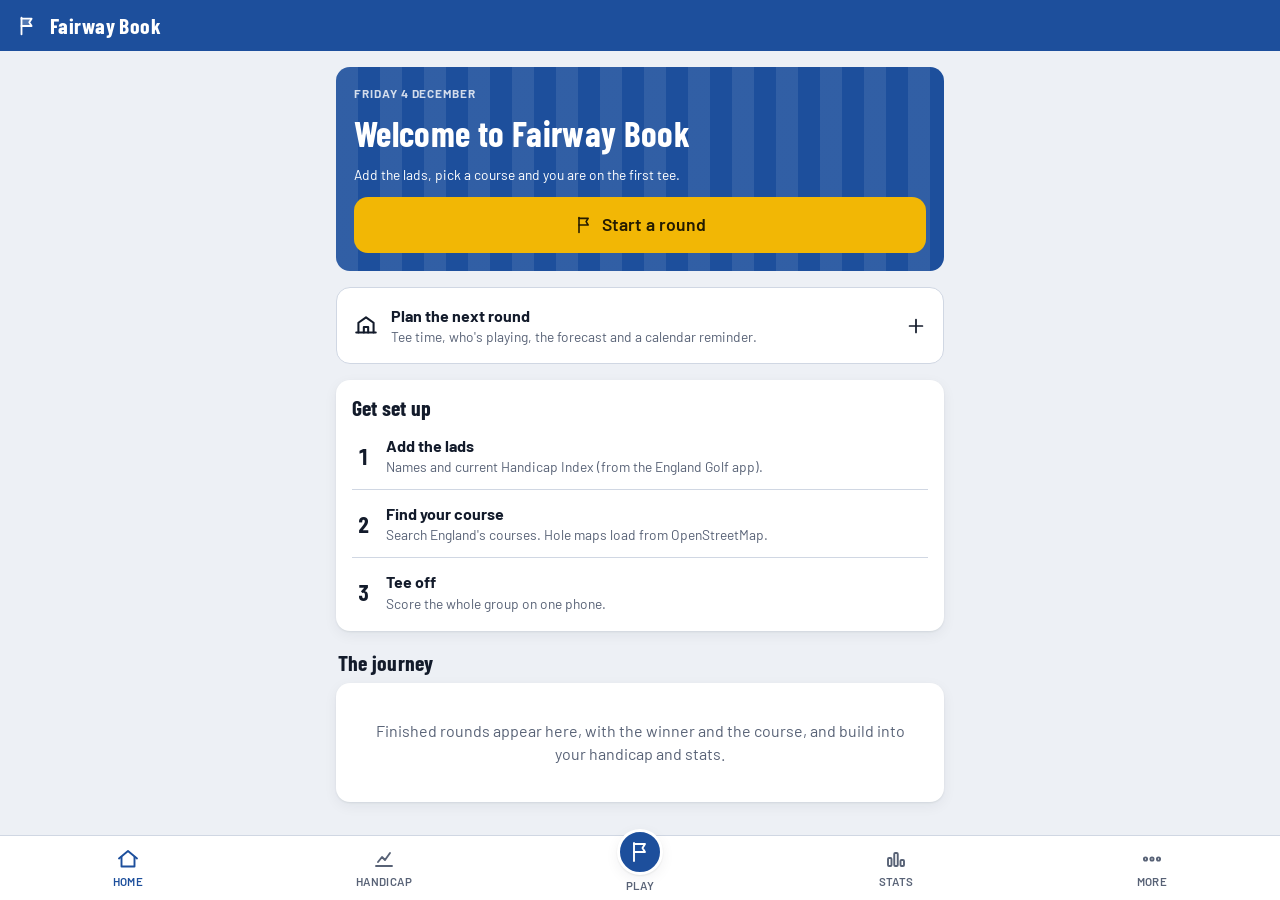
<file: index.html>
<!doctype html>
<html lang="en-GB">
<head>
<meta charset="utf-8">
<meta name="viewport" content="width=device-width, initial-scale=1, viewport-fit=cover">
<title>Fairway Book</title>
<meta name="description" content="Scorecard, WHS handicap tracker, GPS rangefinder and stats for our golf group.">
<meta name="theme-color" content="#1d4f9c">
<meta name="mobile-web-app-capable" content="yes">
<meta name="apple-mobile-web-app-capable" content="yes">
<meta name="apple-mobile-web-app-status-bar-style" content="black-translucent">
<meta name="apple-mobile-web-app-title" content="Fairway Book">
<link rel="manifest" href="manifest.webmanifest">
<link rel="icon" href="icons/icon.svg" type="image/svg+xml">
<link rel="apple-touch-icon" href="icons/icon-192.png">
<link rel="preconnect" href="https://fonts.googleapis.com">
<link rel="preconnect" href="https://fonts.gstatic.com" crossorigin>
<link rel="stylesheet" href="https://fonts.googleapis.com/css2?family=Barlow:wght@400;500;600;700&family=Barlow+Condensed:wght@500;600;700&display=swap">
<link rel="stylesheet" href="vendor/leaflet.css">
<link rel="stylesheet" href="styles.css">
</head>
<body>
<header class="top">
  <button id="nav-back" aria-label="Back" hidden><svg viewBox="0 0 24 24" width="24" height="24" fill="none" stroke="currentColor" stroke-width="2" stroke-linecap="round" stroke-linejoin="round"><path d="M15 5l-7 7 7 7"/></svg></button>
  <svg class="flagmark" viewBox="0 0 24 24" fill="none" stroke="currentColor" stroke-width="2" stroke-linecap="round" stroke-linejoin="round" aria-hidden="true"><path d="M6 21V3"/><path d="M6 4h11l-2.5 4L17 12H6" fill="currentColor" fill-opacity=".25"/></svg>
  <div class="brand" id="title">Fairway Book</div>
  <div id="top-actions" class="row"></div>
</header>
<main id="view" tabindex="-1"></main>
<nav class="tabbar" id="tabbar" aria-label="Main">
  <a href="#/" data-tab="home"></a>
  <a href="#/handicap" data-tab="handicap"></a>
  <a href="#/play" data-tab="play" class="play"></a>
  <a href="#/stats" data-tab="stats"></a>
  <a href="#/more" data-tab="more"></a>
</nav>
<script src="vendor/leaflet.js"></script>
<script type="module" src="js/app.js"></script>
</body>
</html>
</file>
<file: vendor/leaflet.css>
/* required styles */

.leaflet-pane,
.leaflet-tile,
.leaflet-marker-icon,
.leaflet-marker-shadow,
.leaflet-tile-container,
.leaflet-pane > svg,
.leaflet-pane > canvas,
.leaflet-zoom-box,
.leaflet-image-layer,
.leaflet-layer {
	position: absolute;
	left: 0;
	top: 0;
	}
.leaflet-container {
	overflow: hidden;
	}
.leaflet-tile,
.leaflet-marker-icon,
.leaflet-marker-shadow {
	-webkit-user-select: none;
	   -moz-user-select: none;
	        user-select: none;
	  -webkit-user-drag: none;
	}
/* Prevents IE11 from highlighting tiles in blue */
.leaflet-tile::selection {
	background: transparent;
}
/* Safari renders non-retina tile on retina better with this, but Chrome is worse */
.leaflet-safari .leaflet-tile {
	image-rendering: -webkit-optimize-contrast;
	}
/* hack that prevents hw layers "stretching" when loading new tiles */
.leaflet-safari .leaflet-tile-container {
	width: 1600px;
	height: 1600px;
	-webkit-transform-origin: 0 0;
	}
.leaflet-marker-icon,
.leaflet-marker-shadow {
	display: block;
	}
/* .leaflet-container svg: reset svg max-width decleration shipped in Joomla! (joomla.org) 3.x */
/* .leaflet-container img: map is broken in FF if you have max-width: 100% on tiles */
.leaflet-container .leaflet-overlay-pane svg {
	max-width: none !important;
	max-height: none !important;
	}
.leaflet-container .leaflet-marker-pane img,
.leaflet-container .leaflet-shadow-pane img,
.leaflet-container .leaflet-tile-pane img,
.leaflet-container img.leaflet-image-layer,
.leaflet-container .leaflet-tile {
	max-width: none !important;
	max-height: none !important;
	width: auto;
	padding: 0;
	}

.leaflet-container img.leaflet-tile {
	/* See: https://bugs.chromium.org/p/chromium/issues/detail?id=600120 */
	mix-blend-mode: plus-lighter;
}

.leaflet-container.leaflet-touch-zoom {
	-ms-touch-action: pan-x pan-y;
	touch-action: pan-x pan-y;
	}
.leaflet-container.leaflet-touch-drag {
	-ms-touch-action: pinch-zoom;
	/* Fallback for FF which doesn't support pinch-zoom */
	touch-action: none;
	touch-action: pinch-zoom;
}
.leaflet-container.leaflet-touch-drag.leaflet-touch-zoom {
	-ms-touch-action: none;
	touch-action: none;
}
.leaflet-container {
	-webkit-tap-highlight-color: transparent;
}
.leaflet-container a {
	-webkit-tap-highlight-color: rgba(51, 181, 229, 0.4);
}
.leaflet-tile {
	filter: inherit;
	visibility: hidden;
	}
.leaflet-tile-loaded {
	visibility: inherit;
	}
.leaflet-zoom-box {
	width: 0;
	height: 0;
	-moz-box-sizing: border-box;
	     box-sizing: border-box;
	z-index: 800;
	}
/* workaround for https://bugzilla.mozilla.org/show_bug.cgi?id=888319 */
.leaflet-overlay-pane svg {
	-moz-user-select: none;
	}

.leaflet-pane         { z-index: 400; }

.leaflet-tile-pane    { z-index: 200; }
.leaflet-overlay-pane { z-index: 400; }
.leaflet-shadow-pane  { z-index: 500; }
.leaflet-marker-pane  { z-index: 600; }
.leaflet-tooltip-pane   { z-index: 650; }
.leaflet-popup-pane   { z-index: 700; }

.leaflet-map-pane canvas { z-index: 100; }
.leaflet-map-pane svg    { z-index: 200; }

.leaflet-vml-shape {
	width: 1px;
	height: 1px;
	}
.lvml {
	behavior: url(#default#VML);
	display: inline-block;
	position: absolute;
	}


/* control positioning */

.leaflet-control {
	position: relative;
	z-index: 800;
	pointer-events: visiblePainted; /* IE 9-10 doesn't have auto */
	pointer-events: auto;
	}
.leaflet-top,
.leaflet-bottom {
	position: absolute;
	z-index: 1000;
	pointer-events: none;
	}
.leaflet-top {
	top: 0;
	}
.leaflet-right {
	right: 0;
	}
.leaflet-bottom {
	bottom: 0;
	}
.leaflet-left {
	left: 0;
	}
.leaflet-control {
	float: left;
	clear: both;
	}
.leaflet-right .leaflet-control {
	float: right;
	}
.leaflet-top .leaflet-control {
	margin-top: 10px;
	}
.leaflet-bottom .leaflet-control {
	margin-bottom: 10px;
	}
.leaflet-left .leaflet-control {
	margin-left: 10px;
	}
.leaflet-right .leaflet-control {
	margin-right: 10px;
	}


/* zoom and fade animations */

.leaflet-fade-anim .leaflet-popup {
	opacity: 0;
	-webkit-transition: opacity 0.2s linear;
	   -moz-transition: opacity 0.2s linear;
	        transition: opacity 0.2s linear;
	}
.leaflet-fade-anim .leaflet-map-pane .leaflet-popup {
	opacity: 1;
	}
.leaflet-zoom-animated {
	-webkit-transform-origin: 0 0;
	    -ms-transform-origin: 0 0;
	        transform-origin: 0 0;
	}
svg.leaflet-zoom-animated {
	will-change: transform;
}

.leaflet-zoom-anim .leaflet-zoom-animated {
	-webkit-transition: -webkit-transform 0.25s cubic-bezier(0,0,0.25,1);
	   -moz-transition:    -moz-transform 0.25s cubic-bezier(0,0,0.25,1);
	        transition:         transform 0.25s cubic-bezier(0,0,0.25,1);
	}
.leaflet-zoom-anim .leaflet-tile,
.leaflet-pan-anim .leaflet-tile {
	-webkit-transition: none;
	   -moz-transition: none;
	        transition: none;
	}

.leaflet-zoom-anim .leaflet-zoom-hide {
	visibility: hidden;
	}


/* cursors */

.leaflet-interactive {
	cursor: pointer;
	}
.leaflet-grab {
	cursor: -webkit-grab;
	cursor:    -moz-grab;
	cursor:         grab;
	}
.leaflet-crosshair,
.leaflet-crosshair .leaflet-interactive {
	cursor: crosshair;
	}
.leaflet-popup-pane,
.leaflet-control {
	cursor: auto;
	}
.leaflet-dragging .leaflet-grab,
.leaflet-dragging .leaflet-grab .leaflet-interactive,
.leaflet-dragging .leaflet-marker-draggable {
	cursor: move;
	cursor: -webkit-grabbing;
	cursor:    -moz-grabbing;
	cursor:         grabbing;
	}

/* marker & overlays interactivity */
.leaflet-marker-icon,
.leaflet-marker-shadow,
.leaflet-image-layer,
.leaflet-pane > svg path,
.leaflet-tile-container {
	pointer-events: none;
	}

.leaflet-marker-icon.leaflet-interactive,
.leaflet-image-layer.leaflet-interactive,
.leaflet-pane > svg path.leaflet-interactive,
svg.leaflet-image-layer.leaflet-interactive path {
	pointer-events: visiblePainted; /* IE 9-10 doesn't have auto */
	pointer-events: auto;
	}

/* visual tweaks */

.leaflet-container {
	background: #ddd;
	outline-offset: 1px;
	}
.leaflet-container a {
	color: #0078A8;
	}
.leaflet-zoom-box {
	border: 2px dotted #38f;
	background: rgba(255,255,255,0.5);
	}


/* general typography */
.leaflet-container {
	font-family: "Helvetica Neue", Arial, Helvetica, sans-serif;
	font-size: 12px;
	font-size: 0.75rem;
	line-height: 1.5;
	}


/* general toolbar styles */

.leaflet-bar {
	box-shadow: 0 1px 5px rgba(0,0,0,0.65);
	border-radius: 4px;
	}
.leaflet-bar a {
	background-color: #fff;
	border-bottom: 1px solid #ccc;
	width: 26px;
	height: 26px;
	line-height: 26px;
	display: block;
	text-align: center;
	text-decoration: none;
	color: black;
	}
.leaflet-bar a,
.leaflet-control-layers-toggle {
	background-position: 50% 50%;
	background-repeat: no-repeat;
	display: block;
	}
.leaflet-bar a:hover,
.leaflet-bar a:focus {
	background-color: #f4f4f4;
	}
.leaflet-bar a:first-child {
	border-top-left-radius: 4px;
	border-top-right-radius: 4px;
	}
.leaflet-bar a:last-child {
	border-bottom-left-radius: 4px;
	border-bottom-right-radius: 4px;
	border-bottom: none;
	}
.leaflet-bar a.leaflet-disabled {
	cursor: default;
	background-color: #f4f4f4;
	color: #bbb;
	}

.leaflet-touch .leaflet-bar a {
	width: 30px;
	height: 30px;
	line-height: 30px;
	}
.leaflet-touch .leaflet-bar a:first-child {
	border-top-left-radius: 2px;
	border-top-right-radius: 2px;
	}
.leaflet-touch .leaflet-bar a:last-child {
	border-bottom-left-radius: 2px;
	border-bottom-right-radius: 2px;
	}

/* zoom control */

.leaflet-control-zoom-in,
.leaflet-control-zoom-out {
	font: bold 18px 'Lucida Console', Monaco, monospace;
	text-indent: 1px;
	}

.leaflet-touch .leaflet-control-zoom-in, .leaflet-touch .leaflet-control-zoom-out  {
	font-size: 22px;
	}


/* layers control */

.leaflet-control-layers {
	box-shadow: 0 1px 5px rgba(0,0,0,0.4);
	background: #fff;
	border-radius: 5px;
	}
.leaflet-control-layers-toggle {
	background-image: url(images/layers.png);
	width: 36px;
	height: 36px;
	}
.leaflet-retina .leaflet-control-layers-toggle {
	background-image: url(images/layers-2x.png);
	background-size: 26px 26px;
	}
.leaflet-touch .leaflet-control-layers-toggle {
	width: 44px;
	height: 44px;
	}
.leaflet-control-layers .leaflet-control-layers-list,
.leaflet-control-layers-expanded .leaflet-control-layers-toggle {
	display: none;
	}
.leaflet-control-layers-expanded .leaflet-control-layers-list {
	display: block;
	position: relative;
	}
.leaflet-control-layers-expanded {
	padding: 6px 10px 6px 6px;
	color: #333;
	background: #fff;
	}
.leaflet-control-layers-scrollbar {
	overflow-y: scroll;
	overflow-x: hidden;
	padding-right: 5px;
	}
.leaflet-control-layers-selector {
	margin-top: 2px;
	position: relative;
	top: 1px;
	}
.leaflet-control-layers label {
	display: block;
	font-size: 13px;
	font-size: 1.08333em;
	}
.leaflet-control-layers-separator {
	height: 0;
	border-top: 1px solid #ddd;
	margin: 5px -10px 5px -6px;
	}

/* Default icon URLs */
.leaflet-default-icon-path { /* used only in path-guessing heuristic, see L.Icon.Default */
	background-image: url(images/marker-icon.png);
	}


/* attribution and scale controls */

.leaflet-container .leaflet-control-attribution {
	background: #fff;
	background: rgba(255, 255, 255, 0.8);
	margin: 0;
	}
.leaflet-control-attribution,
.leaflet-control-scale-line {
	padding: 0 5px;
	color: #333;
	line-height: 1.4;
	}
.leaflet-control-attribution a {
	text-decoration: none;
	}
.leaflet-control-attribution a:hover,
.leaflet-control-attribution a:focus {
	text-decoration: underline;
	}
.leaflet-attribution-flag {
	display: inline !important;
	vertical-align: baseline !important;
	width: 1em;
	height: 0.6669em;
	}
.leaflet-left .leaflet-control-scale {
	margin-left: 5px;
	}
.leaflet-bottom .leaflet-control-scale {
	margin-bottom: 5px;
	}
.leaflet-control-scale-line {
	border: 2px solid #777;
	border-top: none;
	line-height: 1.1;
	padding: 2px 5px 1px;
	white-space: nowrap;
	-moz-box-sizing: border-box;
	     box-sizing: border-box;
	background: rgba(255, 255, 255, 0.8);
	text-shadow: 1px 1px #fff;
	}
.leaflet-control-scale-line:not(:first-child) {
	border-top: 2px solid #777;
	border-bottom: none;
	margin-top: -2px;
	}
.leaflet-control-scale-line:not(:first-child):not(:last-child) {
	border-bottom: 2px solid #777;
	}

.leaflet-touch .leaflet-control-attribution,
.leaflet-touch .leaflet-control-layers,
.leaflet-touch .leaflet-bar {
	box-shadow: none;
	}
.leaflet-touch .leaflet-control-layers,
.leaflet-touch .leaflet-bar {
	border: 2px solid rgba(0,0,0,0.2);
	background-clip: padding-box;
	}


/* popup */

.leaflet-popup {
	position: absolute;
	text-align: center;
	margin-bottom: 20px;
	}
.leaflet-popup-content-wrapper {
	padding: 1px;
	text-align: left;
	border-radius: 12px;
	}
.leaflet-popup-content {
	margin: 13px 24px 13px 20px;
	line-height: 1.3;
	font-size: 13px;
	font-size: 1.08333em;
	min-height: 1px;
	}
.leaflet-popup-content p {
	margin: 17px 0;
	margin: 1.3em 0;
	}
.leaflet-popup-tip-container {
	width: 40px;
	height: 20px;
	position: absolute;
	left: 50%;
	margin-top: -1px;
	margin-left: -20px;
	overflow: hidden;
	pointer-events: none;
	}
.leaflet-popup-tip {
	width: 17px;
	height: 17px;
	padding: 1px;

	margin: -10px auto 0;
	pointer-events: auto;

	-webkit-transform: rotate(45deg);
	   -moz-transform: rotate(45deg);
	    -ms-transform: rotate(45deg);
	        transform: rotate(45deg);
	}
.leaflet-popup-content-wrapper,
.leaflet-popup-tip {
	background: white;
	color: #333;
	box-shadow: 0 3px 14px rgba(0,0,0,0.4);
	}
.leaflet-container a.leaflet-popup-close-button {
	position: absolute;
	top: 0;
	right: 0;
	border: none;
	text-align: center;
	width: 24px;
	height: 24px;
	font: 16px/24px Tahoma, Verdana, sans-serif;
	color: #757575;
	text-decoration: none;
	background: transparent;
	}
.leaflet-container a.leaflet-popup-close-button:hover,
.leaflet-container a.leaflet-popup-close-button:focus {
	color: #585858;
	}
.leaflet-popup-scrolled {
	overflow: auto;
	}

.leaflet-oldie .leaflet-popup-content-wrapper {
	-ms-zoom: 1;
	}
.leaflet-oldie .leaflet-popup-tip {
	width: 24px;
	margin: 0 auto;

	-ms-filter: "progid:DXImageTransform.Microsoft.Matrix(M11=0.70710678, M12=0.70710678, M21=-0.70710678, M22=0.70710678)";
	filter: progid:DXImageTransform.Microsoft.Matrix(M11=0.70710678, M12=0.70710678, M21=-0.70710678, M22=0.70710678);
	}

.leaflet-oldie .leaflet-control-zoom,
.leaflet-oldie .leaflet-control-layers,
.leaflet-oldie .leaflet-popup-content-wrapper,
.leaflet-oldie .leaflet-popup-tip {
	border: 1px solid #999;
	}


/* div icon */

.leaflet-div-icon {
	background: #fff;
	border: 1px solid #666;
	}


/* Tooltip */
/* Base styles for the element that has a tooltip */
.leaflet-tooltip {
	position: absolute;
	padding: 6px;
	background-color: #fff;
	border: 1px solid #fff;
	border-radius: 3px;
	color: #222;
	white-space: nowrap;
	-webkit-user-select: none;
	-moz-user-select: none;
	-ms-user-select: none;
	user-select: none;
	pointer-events: none;
	box-shadow: 0 1px 3px rgba(0,0,0,0.4);
	}
.leaflet-tooltip.leaflet-interactive {
	cursor: pointer;
	pointer-events: auto;
	}
.leaflet-tooltip-top:before,
.leaflet-tooltip-bottom:before,
.leaflet-tooltip-left:before,
.leaflet-tooltip-right:before {
	position: absolute;
	pointer-events: none;
	border: 6px solid transparent;
	background: transparent;
	content: "";
	}

/* Directions */

.leaflet-tooltip-bottom {
	margin-top: 6px;
}
.leaflet-tooltip-top {
	margin-top: -6px;
}
.leaflet-tooltip-bottom:before,
.leaflet-tooltip-top:before {
	left: 50%;
	margin-left: -6px;
	}
.leaflet-tooltip-top:before {
	bottom: 0;
	margin-bottom: -12px;
	border-top-color: #fff;
	}
.leaflet-tooltip-bottom:before {
	top: 0;
	margin-top: -12px;
	margin-left: -6px;
	border-bottom-color: #fff;
	}
.leaflet-tooltip-left {
	margin-left: -6px;
}
.leaflet-tooltip-right {
	margin-left: 6px;
}
.leaflet-tooltip-left:before,
.leaflet-tooltip-right:before {
	top: 50%;
	margin-top: -6px;
	}
.leaflet-tooltip-left:before {
	right: 0;
	margin-right: -12px;
	border-left-color: #fff;
	}
.leaflet-tooltip-right:before {
	left: 0;
	margin-left: -12px;
	border-right-color: #fff;
	}

/* Printing */

@media print {
	/* Prevent printers from removing background-images of controls. */
	.leaflet-control {
		-webkit-print-color-adjust: exact;
		print-color-adjust: exact;
		}
	}
</file>
<file: styles.css>
/* Fairway Book — yardage-book look: condensed signage numerals and scorecard conventions
   (under par circled, over par boxed). Colour-blind-safe palette: links-blue with a gold pin-flag
   highlight, no reds or greens. Shape and text always carry meaning; colour only backs it up.
   Layout: single column app shell, sticky header, bottom tab bar, max 640px. */
:root {
  --bg: #edf0f5;
  --surface: #ffffff;
  --surface-2: #e1e6ef;
  --ink: #131b2b;
  --muted: #586276;
  --line: #d0d7e3;
  --accent: #1d4f9c;
  --accent-ink: #ffffff;
  --brand: #1d4f9c;
  --brand-ink: #ffffff;
  --flag: #f2b705;
  --flag-ink: #241b00;
  --under: #1d64d6;
  --over: #8a5300;
  --warn: #9a5c00;
  --danger: #8a5300;
  --map-bg: #cfd6e2;
  --shadow: 0 1px 2px rgb(19 27 43 / 8%), 0 4px 14px rgb(19 27 43 / 6%);
  --f-display: "Barlow Condensed", "Arial Narrow", "Roboto Condensed", system-ui, sans-serif;
  --f-body: "Barlow", system-ui, -apple-system, "Segoe UI", Roboto, sans-serif;
  --r: 14px;
  --tabbar: 64px;
  color-scheme: light;
}
@media (prefers-color-scheme: dark) {
  :root:not([data-theme="light"]) {
    --bg: #0c1220; --surface: #141c2e; --surface-2: #1d273e; --ink: #e8edf6; --muted: #9aa6bd;
    --line: #283450; --accent: #6aa5ff; --accent-ink: #0a1222; --brand: #1f4a8f; --brand-ink: #ffffff; --flag: #f5c531; --flag-ink: #241b00;
    --under: #7fb3ff; --over: #f0a640; --warn: #f0a640; --danger: #f0a640; --map-bg: #1d273e;
    --shadow: 0 1px 2px rgb(0 0 0 / 40%); color-scheme: dark;
  }
}
:root[data-theme="dark"] {
  --bg: #0c1220; --surface: #141c2e; --surface-2: #1d273e; --ink: #e8edf6; --muted: #9aa6bd;
  --line: #283450; --accent: #6aa5ff; --accent-ink: #0a1222; --brand: #1f4a8f; --brand-ink: #ffffff; --flag: #f5c531; --flag-ink: #241b00;
  --under: #7fb3ff; --over: #f0a640; --warn: #f0a640; --danger: #f0a640; --map-bg: #1d273e;
  --shadow: 0 1px 2px rgb(0 0 0 / 40%); color-scheme: dark;
}

* { box-sizing: border-box; }
[hidden] { display: none !important; }
html, body { height: 100%; }
body {
  margin: 0; background: var(--bg); color: var(--ink);
  font: 16px/1.45 var(--f-body);
  -webkit-tap-highlight-color: transparent;
  overscroll-behavior-y: contain;
}
button, input, select, textarea { font: inherit; color: inherit; }
a { color: var(--accent); }
h1, h2, h3 { font-family: var(--f-display); font-weight: 700; line-height: 1.1; margin: 0; text-wrap: balance; letter-spacing: .01em; }
h1 { font-size: 1.9rem; }
h2 { font-size: 1.35rem; }
h3 { font-size: 1.1rem; }
p { margin: 0; }
.num, .tab-num { font-variant-numeric: tabular-nums; }
:focus-visible { outline: 3px solid var(--flag); outline-offset: 2px; }

/* ---------- shell ---------- */
.top {
  position: sticky; top: 0; z-index: 20;
  padding: calc(env(safe-area-inset-top, 0px) + 10px) 16px 10px;
  background: var(--brand); color: var(--brand-ink);
  display: flex; align-items: center; gap: 12px;
}
.top .brand { font-family: var(--f-display); font-weight: 700; font-size: 1.35rem; letter-spacing: .02em; flex: 1; min-width: 0; white-space: nowrap; overflow: hidden; text-overflow: ellipsis; }
.top .brand small { font-weight: 500; opacity: .8; font-size: .95rem; margin-left: 6px; }
.top button { background: transparent; border: 0; color: inherit; padding: 6px; border-radius: 10px; display: grid; place-items: center; }
.flagmark { width: 22px; height: 22px; flex: none; }

main { max-width: 640px; margin: 0 auto; padding: 16px 16px calc(var(--tabbar) + env(safe-area-inset-bottom, 0px) + 24px); display: flex; flex-direction: column; gap: 16px; }

.tabbar {
  position: fixed; left: 0; right: 0; bottom: 0; z-index: 30;
  background: var(--surface); border-top: 1px solid var(--line);
  padding-bottom: env(safe-area-inset-bottom, 0px);
  display: grid; grid-template-columns: repeat(5, 1fr);
}
.tabbar a {
  height: var(--tabbar); display: flex; flex-direction: column; align-items: center; justify-content: center; gap: 2px;
  color: var(--muted); text-decoration: none; font-size: .72rem; font-weight: 600; letter-spacing: .03em; text-transform: uppercase;
}
.tabbar a svg { width: 24px; height: 24px; }
.tabbar a.on { color: var(--accent); }
.tabbar a.play { color: var(--accent-ink); }
.tabbar a.play span.disc { background: var(--accent); width: 46px; height: 46px; border-radius: 50%; display: grid; place-items: center; margin-top: -14px; box-shadow: var(--shadow); border: 3px solid var(--surface); }
.tabbar a.play span.lbl { color: var(--muted); }
.tabbar a.play.on span.lbl { color: var(--accent); }

/* ---------- building blocks ---------- */
.card { background: var(--surface); border-radius: var(--r); padding: 16px; box-shadow: var(--shadow); display: flex; flex-direction: column; gap: 12px; min-width: 0; }
.card.flat { box-shadow: none; border: 1px solid var(--line); }
.row { display: flex; align-items: center; gap: 10px; min-width: 0; }
.row.wrap { flex-wrap: wrap; }
.row.between { justify-content: space-between; }
.stack { display: flex; flex-direction: column; gap: 8px; min-width: 0; }
.grow { flex: 1; min-width: 0; }
.muted { color: var(--muted); }
.small { font-size: .86rem; }
.tiny { font-size: .76rem; }
.eyebrow { font-size: .74rem; font-weight: 700; letter-spacing: .08em; text-transform: uppercase; color: var(--muted); }
.section-h { display: flex; align-items: baseline; justify-content: space-between; gap: 8px; padding: 4px 2px 0; }
.ellip { white-space: nowrap; overflow: hidden; text-overflow: ellipsis; }
.hr { height: 1px; background: var(--line); }

.btn {
  appearance: none; border: 1px solid var(--line); background: var(--surface); color: var(--ink);
  border-radius: 12px; padding: 10px 14px; font-weight: 600; min-height: 44px;
  display: inline-flex; align-items: center; justify-content: center; gap: 8px; cursor: pointer; text-decoration: none;
}
.btn.primary { background: var(--accent); border-color: var(--accent); color: var(--accent-ink); }
.btn.flag { background: var(--flag); border-color: var(--flag); color: var(--flag-ink); }
.btn.ghost { background: transparent; }
.btn.danger { color: var(--danger); border-color: color-mix(in srgb, var(--danger) 40%, var(--line)); }
.btn.big { min-height: 56px; font-size: 1.1rem; border-radius: 14px; }
.btn.block { width: 100%; }
.btn.sm { min-height: 34px; padding: 6px 10px; font-size: .88rem; border-radius: 10px; }
.btn:disabled { opacity: .45; }
.btn svg { width: 20px; height: 20px; }
.btns { display: flex; gap: 8px; flex-wrap: wrap; }
.btns > .btn { flex: 1 1 auto; }

.chip { text-decoration: none; color: inherit;
  border: 1px solid var(--line); background: var(--surface); border-radius: 999px; padding: 6px 12px;
  font-size: .9rem; font-weight: 600; display: inline-flex; align-items: center; gap: 6px; cursor: pointer; white-space: nowrap; min-height: 36px;
}
.chip.on { background: var(--ink); color: var(--bg); border-color: var(--ink); }
.chips { display: flex; gap: 8px; flex-wrap: wrap; }
.chips.scroll { flex-wrap: nowrap; overflow-x: auto; padding-bottom: 4px; scrollbar-width: none; }
.chips.scroll::-webkit-scrollbar { display: none; }
.pill { display: inline-flex; align-items: center; gap: 4px; border-radius: 999px; padding: 2px 8px; font-size: .74rem; font-weight: 700; letter-spacing: .03em; background: var(--surface-2); color: var(--muted); white-space: nowrap; }
.pill.live { background: var(--flag); color: var(--flag-ink); }
.pill.warn { background: color-mix(in srgb, var(--warn) 18%, transparent); color: var(--warn); }
.pill.good { background: color-mix(in srgb, var(--accent) 16%, transparent); color: var(--accent); }

.avatar { width: 36px; height: 36px; border-radius: 50%; display: grid; place-items: center; font-family: var(--f-display); font-weight: 700; font-size: 1rem; color: #fff; flex: none; }
.avatar.sm { width: 28px; height: 28px; font-size: .85rem; }

label.field { display: flex; flex-direction: column; gap: 4px; font-size: .82rem; font-weight: 600; color: var(--muted); min-width: 0; }
input[type=text], input[type=number], input[type=date], input[type=search], select, textarea {
  width: 100%; border: 1px solid var(--line); background: var(--bg); border-radius: 10px; padding: 10px 12px; min-height: 44px; font-size: 1rem; color: var(--ink); font-weight: 500;
}
textarea { min-height: 80px; resize: vertical; }
.grid2 { display: grid; grid-template-columns: 1fr 1fr; gap: 10px; }
.grid3 { display: grid; grid-template-columns: repeat(3, 1fr); gap: 10px; }
.switch { display: flex; align-items: center; justify-content: space-between; gap: 12px; font-weight: 500; }
.switch input { width: 46px; height: 28px; accent-color: var(--accent); }

.list { display: flex; flex-direction: column; }
.list > .item { display: flex; align-items: center; gap: 12px; padding: 12px 0; border-top: 1px solid var(--line); text-decoration: none; color: inherit; min-width: 0; }
.list > .item:first-child { border-top: 0; padding-top: 2px; }
.list > .item:last-child { padding-bottom: 2px; }

.empty { text-align: center; padding: 20px 8px; color: var(--muted); display: flex; flex-direction: column; gap: 10px; align-items: center; }

/* ---------- big numbers ---------- */
.bignum { font-family: var(--f-display); font-weight: 700; font-variant-numeric: tabular-nums; line-height: .9; }
.tiles { display: grid; grid-template-columns: repeat(auto-fit, minmax(130px, 1fr)); gap: 10px; }
.tile { background: var(--surface); border: 1px solid var(--line); border-radius: 12px; padding: 12px; display: flex; flex-direction: column; gap: 4px; min-width: 0; }
.tile .v { font-family: var(--f-display); font-weight: 700; font-size: 1.9rem; line-height: 1; font-variant-numeric: tabular-nums; }
.tile .v small { font-size: 1rem; font-weight: 600; color: var(--muted); margin-left: 2px; }
.tile .k { font-size: .76rem; font-weight: 700; letter-spacing: .06em; text-transform: uppercase; color: var(--muted); }

/* ---------- hero / home ---------- */
.hero { background: var(--brand); color: var(--brand-ink); border-radius: var(--r); padding: 18px; display: flex; flex-direction: column; gap: 12px; position: relative; overflow: hidden; }
.hero .eyebrow { color: inherit; opacity: .8; }
.hero h1 { font-size: 2.2rem; }
.hero .btn { border-color: transparent; }
.hero .stripes { position: absolute; inset: 0; pointer-events: none; opacity: .09;
  background: repeating-linear-gradient(90deg, currentColor 0 22px, transparent 22px 44px); }
.hero > *:not(.stripes) { position: relative; }

.lads { display: grid; grid-template-columns: repeat(auto-fill, minmax(140px, 1fr)); gap: 10px; }
.lad { display: flex; align-items: center; gap: 10px; background: var(--surface); border: 1px solid var(--line); border-radius: 12px; padding: 10px; text-decoration: none; color: inherit; min-width: 0; }
.lad .hi { font-family: var(--f-display); font-weight: 700; font-size: 1.5rem; line-height: 1; font-variant-numeric: tabular-nums; }

.timeline { display: flex; flex-direction: column; gap: 0; }
.tl-item { display: grid; grid-template-columns: 54px 1fr; gap: 12px; text-decoration: none; color: inherit; padding: 10px 0; border-top: 1px solid var(--line); }
.tl-item:first-child { border-top: 0; }
.tl-date { text-align: center; font-family: var(--f-display); line-height: 1; }
.tl-date b { display: block; font-size: 1.6rem; }
.tl-date span { font-size: .78rem; text-transform: uppercase; letter-spacing: .06em; color: var(--muted); font-weight: 600; }

/* ---------- live round ---------- */
.holebar { position: sticky; top: calc(env(safe-area-inset-top, 0px) + 56px); z-index: 15; background: var(--bg); margin: -16px -16px 0; padding: 10px 16px 8px; border-bottom: 1px solid var(--line); display: flex; flex-direction: column; gap: 8px; }
.holes { display: flex; gap: 6px; overflow-x: auto; scrollbar-width: none; padding-bottom: 2px; }
.holes::-webkit-scrollbar { display: none; }
.holes button { flex: none; width: 38px; height: 38px; border-radius: 10px; border: 1px solid var(--line); background: var(--surface); font-family: var(--f-display); font-weight: 700; font-size: 1.05rem; position: relative; }
.holes button.done::after { content: ""; position: absolute; left: 50%; bottom: 4px; width: 5px; height: 5px; margin-left: -2.5px; border-radius: 50%; background: var(--accent); }
.holes button.on { background: var(--ink); color: var(--bg); border-color: var(--ink); }
.seg { display: grid; grid-auto-flow: column; grid-auto-columns: 1fr; background: var(--surface-2); border-radius: 12px; padding: 3px; gap: 3px; }
.seg button { border: 0; background: transparent; border-radius: 9px; padding: 8px 6px; font-weight: 700; font-size: .9rem; color: var(--muted); }
.seg button.on { background: var(--surface); color: var(--ink); box-shadow: var(--shadow); }

.holehead { display: flex; align-items: flex-end; gap: 14px; }
.holehead .no { font-family: var(--f-display); font-weight: 700; font-size: 3.6rem; line-height: .8; }
.holehead .meta { display: flex; gap: 14px; flex-wrap: wrap; }
.holehead .meta div { display: flex; flex-direction: column; }
.holehead .meta b { font-family: var(--f-display); font-size: 1.5rem; line-height: 1; }
.holehead .meta span { font-size: .7rem; text-transform: uppercase; letter-spacing: .08em; color: var(--muted); font-weight: 700; }

.pscore { display: flex; flex-direction: column; gap: 8px; padding: 12px 0; border-top: 1px solid var(--line); }
.pscore:first-child { border-top: 0; padding-top: 0; }
.pscore .who { display: flex; align-items: center; gap: 10px; min-width: 0; }
.pscore .who .name { font-weight: 700; flex: 1; min-width: 0; }
.dots { display: inline-flex; gap: 3px; vertical-align: middle; }
.dots i { width: 7px; height: 7px; border-radius: 50%; background: var(--ink); display: block; }
.dots i.minus { background: transparent; border: 1.5px solid var(--under); }
.stepper { display: grid; grid-template-columns: 60px 1fr 60px; align-items: center; gap: 8px; }
.stepper button { height: 52px; border-radius: 14px; border: 1px solid var(--line); background: var(--surface-2); font-size: 1.8rem; font-weight: 600; line-height: 1; touch-action: manipulation; }
.stepper .val { text-align: center; font-family: var(--f-display); font-weight: 700; font-size: 2.6rem; line-height: 1; font-variant-numeric: tabular-nums; }
.stepper .val small { display: block; font-family: var(--f-body); font-size: .74rem; font-weight: 700; letter-spacing: .05em; text-transform: uppercase; color: var(--muted); margin-top: 2px; }
.stepper .val.empty { color: var(--muted); font-size: 1.6rem; }
.extras { display: flex; gap: 8px; flex-wrap: wrap; align-items: center; }
.mini { display: inline-flex; align-items: center; border: 1px solid var(--line); border-radius: 10px; overflow: hidden; background: var(--surface); }
.mini button { border: 0; background: transparent; padding: 4px 11px; min-height: 36px; font-weight: 700; }
.mini span { padding: 0 6px; font-weight: 700; font-variant-numeric: tabular-nums; min-width: 2.2em; text-align: center; font-size: .9rem; }
.mini .lbl { font-size: .72rem; color: var(--muted); text-transform: uppercase; letter-spacing: .05em; padding-left: 10px; }
.fir button.on { background: var(--ink); color: var(--bg); }
.tog.on { background: var(--flag); color: var(--flag-ink); border-color: var(--flag); }

/* score marks: circle = under par, square = over par */
.mk { display: inline-grid; place-items: center; min-width: 1.75em; height: 1.75em; font-variant-numeric: tabular-nums; font-weight: 700; line-height: 1; }
.mk.b1 { border: 1.5px solid var(--under); border-radius: 50%; color: var(--under); }
.mk.b2 { border: 1.5px solid var(--under); border-radius: 50%; color: var(--under); box-shadow: 0 0 0 2px var(--surface), 0 0 0 3.5px var(--under); }
.mk.o1 { border: 1.5px solid var(--over); color: var(--over); }
.mk.o2 { border: 1.5px solid var(--over); color: var(--over); box-shadow: 0 0 0 2px var(--surface), 0 0 0 3.5px var(--over); }

/* GPS */
.yard { display: grid; grid-template-columns: 1fr 1.5fr 1fr; align-items: end; text-align: center; gap: 6px; }
.yard div { display: flex; flex-direction: column; gap: 2px; }
.yard b { font-family: var(--f-display); font-weight: 700; font-variant-numeric: tabular-nums; line-height: .85; font-size: 2.6rem; }
.yard .c b { font-size: 5.2rem; color: var(--accent); }
.yard span { font-size: .72rem; text-transform: uppercase; letter-spacing: .1em; font-weight: 700; color: var(--muted); }
.gpsline { display: flex; align-items: center; gap: 8px; font-size: .82rem; color: var(--muted); flex-wrap: wrap; }
.gpsdot { width: 9px; height: 9px; border-radius: 50%; background: var(--muted); display: inline-block; }
.gpsdot.ok { background: var(--accent); box-shadow: 0 0 0 4px color-mix(in srgb, var(--accent) 25%, transparent); }
.gpsdot.weak { background: var(--warn); }
.map { height: 360px; border-radius: var(--r); overflow: hidden; background: var(--map-bg); border: 1px solid var(--line); }
.map.tall { height: 52vh; min-height: 320px; }
.map.gps { height: 46vh; min-height: 300px; max-height: 520px; }
.haz { display: grid; grid-template-columns: auto 1fr auto auto; gap: 4px 12px; align-items: center; font-size: .92rem; }
.haz .t { font-weight: 600; }
.haz .n { font-family: var(--f-display); font-weight: 700; font-size: 1.25rem; font-variant-numeric: tabular-nums; text-align: right; }
.sw { width: 12px; height: 12px; border-radius: 3px; display: inline-block; }
.sw.bunker { background: #e9d8a6; border: 1px solid #b89d53; }
.sw.water { background: #4a90d9; border: 1px solid #1d4f9c; }
.sw.corner { background: transparent; border: 2px dashed var(--muted); border-radius: 50%; }
.clubs { display: grid; grid-template-columns: repeat(8, 1fr); gap: 6px; }
.clubs button { border: 1px solid var(--line); background: var(--surface); border-radius: 9px; min-height: 40px; font-weight: 700; font-size: .85rem; padding: 0; }
.clubs button.on { background: var(--ink); color: var(--bg); }
.wind { display: flex; align-items: center; gap: 10px; }
.wind svg { width: 40px; height: 40px; flex: none; }
.leaflet-container { font: inherit; background: var(--map-bg); }
.tgt-label { background: var(--ink); color: var(--bg); border-radius: 8px; padding: 2px 6px; font-weight: 700; font-family: var(--f-display); font-size: 1rem; white-space: nowrap; box-shadow: var(--shadow); }
.me-dot { width: 18px; height: 18px; border-radius: 50%; background: #2f8cff; border: 3px solid #fff; box-shadow: 0 0 0 6px rgb(47 140 255 / 25%); }

/* caddie (big) mode */
.caddie { position: fixed; inset: 0; z-index: 100; background: #000; color: #fff; display: flex; flex-direction: column; align-items: center; justify-content: center; gap: 10px; padding: 24px; text-align: center; }
.caddie .c { font-family: var(--f-display); font-weight: 700; font-size: min(42vw, 260px); line-height: .85; color: #ffd24d; font-variant-numeric: tabular-nums; }
.caddie .fb { display: flex; gap: 40px; font-family: var(--f-display); font-size: 3rem; font-weight: 700; font-variant-numeric: tabular-nums; }
.caddie .fb span { display: block; font-size: .9rem; font-family: var(--f-body); letter-spacing: .1em; opacity: .7; }
.caddie .h { font-family: var(--f-display); font-size: 1.6rem; opacity: .85; }
.caddie button { position: absolute; top: calc(env(safe-area-inset-top, 0px) + 12px); right: 12px; background: #222; color: #fff; border: 0; border-radius: 12px; padding: 10px 14px; font-weight: 700; }

/* scorecard grid */
.sc-wrap { overflow-x: auto; margin: 0 -16px; padding: 0 16px; }
table.sc { border-collapse: collapse; font-size: .88rem; min-width: 100%; font-variant-numeric: tabular-nums; }
table.sc th, table.sc td { padding: 5px 4px; text-align: center; border-bottom: 1px solid var(--line); white-space: nowrap; }
table.sc th { font-size: .72rem; color: var(--muted); font-weight: 700; letter-spacing: .04em; }
table.sc td.nm, table.sc th.nm { text-align: left; position: sticky; left: 0; background: var(--surface); padding-left: 0; padding-right: 8px; font-weight: 700; max-width: 7.5em; overflow: hidden; text-overflow: ellipsis; }
table.sc td.tot { font-weight: 700; background: var(--surface-2); }
table.sc tr.par td { color: var(--muted); font-weight: 600; }

table.data { border-collapse: collapse; width: 100%; font-size: .9rem; font-variant-numeric: tabular-nums; }
table.data th, table.data td { padding: 8px 6px; border-bottom: 1px solid var(--line); text-align: left; }
table.data th { font-size: .72rem; color: var(--muted); letter-spacing: .05em; text-transform: uppercase; }
table.data td.r, table.data th.r { text-align: right; }
table.data tr.count td { background: color-mix(in srgb, var(--accent) 12%, transparent); }
table.data tr.count td:first-child { box-shadow: inset 3px 0 0 var(--accent); }
.tbl-wrap { overflow-x: auto; }

.lb { display: flex; flex-direction: column; }
.lb .r { display: grid; grid-template-columns: 26px 36px 1fr auto auto; gap: 10px; align-items: center; padding: 10px 0; border-top: 1px solid var(--line); }
.lb .r:first-child { border-top: 0; }
.lb .pos { font-family: var(--f-display); font-weight: 700; font-size: 1.3rem; color: var(--muted); text-align: center; }
.lb .main { font-family: var(--f-display); font-weight: 700; font-size: 1.7rem; font-variant-numeric: tabular-nums; min-width: 2.2em; text-align: right; }
.lb .sub { font-size: .8rem; color: var(--muted); text-align: right; font-variant-numeric: tabular-nums; }

/* charts */
.chart { width: 100%; height: auto; display: block; }
.chart text { fill: var(--muted); font-size: 19px; font-family: var(--f-body); }
.chart .grid { stroke: var(--line); stroke-width: 1; }
.chart .ln { fill: none; stroke: var(--accent); stroke-width: 2.5; stroke-linejoin: round; stroke-linecap: round; }
.chart .ar { fill: color-mix(in srgb, var(--accent) 14%, transparent); }
.chart .pt { fill: var(--surface); stroke: var(--accent); stroke-width: 2; }
.chart .pt.end { fill: var(--accent); }
.bars { display: flex; flex-direction: column; gap: 6px; }
.bar { display: grid; grid-template-columns: 74px 1fr 42px; gap: 8px; align-items: center; font-size: .86rem; }
.bar .track { height: 12px; background: var(--surface-2); border-radius: 6px; overflow: hidden; }
.bar .fill { height: 100%; background: var(--accent); border-radius: 6px; }
.bar .fill.under { background: var(--under); }
.bar .fill.over { background: var(--over); }
.bar b { text-align: right; font-variant-numeric: tabular-nums; }

.badges { display: grid; grid-template-columns: repeat(auto-fill, minmax(140px, 1fr)); gap: 8px; }
.badge { border: 1px dashed var(--line); border-radius: 12px; padding: 10px; font-size: .85rem; font-weight: 600; color: var(--muted); display: flex; align-items: center; gap: 8px; }
.badge.got { border-style: solid; border-color: var(--flag); color: var(--ink); background: color-mix(in srgb, var(--flag) 14%, var(--surface)); }
.badge svg { width: 20px; height: 20px; flex: none; }

.insight { border-left: 3px solid var(--flag); padding: 4px 0 4px 12px; }

/* sheets & toast */
.scrim { position: fixed; inset: 0; background: rgb(0 0 0 / 45%); z-index: 50; display: flex; align-items: flex-end; justify-content: center; animation: fade .15s ease; }
.sheet { background: var(--surface); width: 100%; max-width: 640px; max-height: 88vh; overflow: auto; border-radius: 18px 18px 0 0; padding: 18px 16px calc(env(safe-area-inset-bottom, 0px) + 18px); display: flex; flex-direction: column; gap: 14px; animation: up .2s ease; }
.sheet .grab { width: 40px; height: 4px; border-radius: 2px; background: var(--line); align-self: center; margin-top: -6px; }
@keyframes up { from { transform: translateY(30px); opacity: .5; } }
@keyframes fade { from { opacity: 0; } }
.toast { position: fixed; left: 50%; bottom: calc(var(--tabbar) + env(safe-area-inset-bottom, 0px) + 16px); transform: translateX(-50%); background: var(--ink); color: var(--bg); padding: 10px 16px; border-radius: 12px; font-weight: 600; z-index: 60; max-width: calc(100% - 32px); box-shadow: var(--shadow); animation: up .2s ease; }
.spin { width: 18px; height: 18px; border-radius: 50%; border: 2.5px solid currentColor; border-right-color: transparent; animation: rot .8s linear infinite; display: inline-block; }
@keyframes rot { to { transform: rotate(360deg); } }
details > summary { cursor: pointer; font-weight: 700; list-style: none; display: flex; align-items: center; justify-content: space-between; }
details > summary::after { content: "+"; font-size: 1.3rem; color: var(--muted); }
details[open] > summary::after { content: "–"; }
details > summary::-webkit-details-marker { display: none; }
.prose { display: flex; flex-direction: column; gap: 8px; font-size: .94rem; max-width: 65ch; }
.prose code { background: var(--surface-2); padding: 1px 5px; border-radius: 5px; font-size: .88em; }

@media (prefers-reduced-motion: reduce) { * { animation: none !important; transition: none !important; } }
@media (max-width: 380px) {
  .clubs { grid-template-columns: repeat(6, 1fr); }
  .yard .c b { font-size: 4.4rem; }
  .grid3 { grid-template-columns: 1fr 1fr; }
}
.tgt-label.lift { position: absolute; transform: translate(-50%, calc(-100% - 10px)); }
.tgt-label.mid { position: absolute; transform: translate(-50%, -50%); }

/* round analysis: one tappable row per hole */
.ana-row { display: grid; grid-template-columns: 2em 2em 2em 2.8em 1fr 3.2em 2.6em; gap: 6px; align-items: center; padding: 8px 2px; font-variant-numeric: tabular-nums; text-align: center; }
.ana-row > *:first-child { text-align: left; }
.ana-head { font-size: .72rem; font-weight: 700; letter-spacing: .05em; text-transform: uppercase; color: var(--muted); border-bottom: 1px solid var(--line); }
.ana-hole { border-bottom: 1px solid var(--line); }
.ana-hole > summary { list-style: none; cursor: pointer; }
.ana-hole > summary::after, .ana-hole[open] > summary::after { content: none !important; display: none; }
.ana-hole > summary::-webkit-details-marker { display: none; }
.ana-hole[open] > summary { background: var(--surface-2); border-radius: 8px; }
.ana-explain { padding: 8px 4px 12px; display: flex; flex-direction: column; gap: 4px; }
.prose ul { margin: 0; padding-left: 1.2em; display: flex; flex-direction: column; gap: 4px; }
</file>
